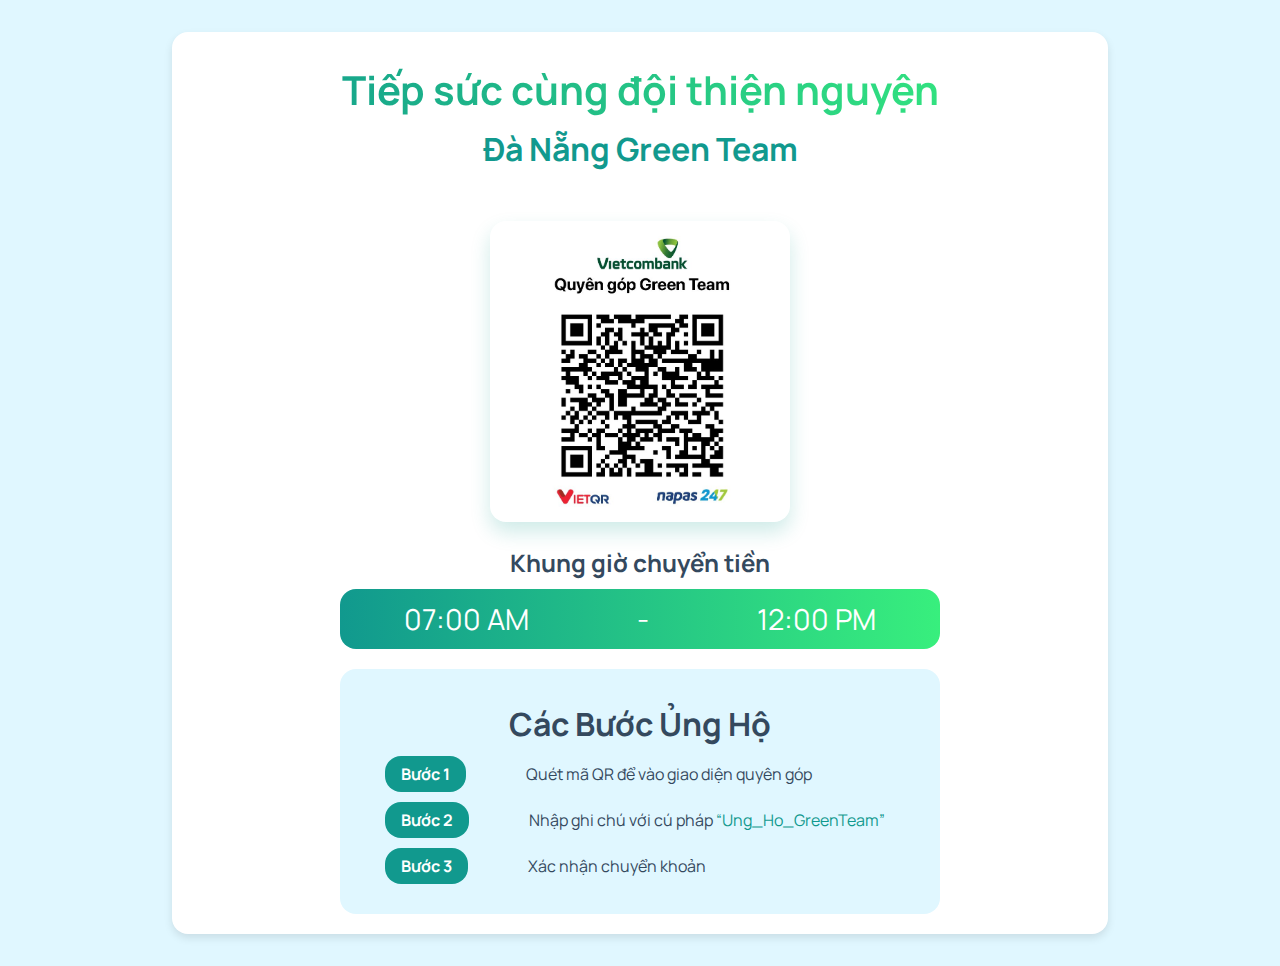
<file: upload_2/dnt_Nap.html>
<!DOCTYPE html>
<html lang="vi">
  <head>
    <meta charset="UTF-8" />
    <meta name="viewport" content="width=device-width, initial-scale=1.0" />
    <title>Quyên Góp</title>
    <link rel="stylesheet" href="./css/donation_nap.css" />
  </head>
  <body>
    <div class="dnt-container">
      <div class="dnt-header">
        <h1 class="dnt-H1">Tiếp sức cùng đội thiện nguyện</h1>
        <h2 class="dnt-H2">Đà Nẵng Green Team</h2>
      </div>
      <div class="dnt-content">
        <div class="dnt-left">
          <div class="dnt-qr-container">
            <img class="dnt-qr" src="./imag/qr money.jpg" alt="QR Code" />
          </div>
        </div>
        <div class="dnt-right">
          <div class="dnt-timeOn">
            <h3>Khung giờ chuyển tiền</h3>
            <div class="dnt-time">
              <span class="dnt-time-hour">07:00 AM</span>
              <span class="dnt-time-hour">-</span>
              <span class="dnt-time-hour">12:00 PM</span>
            </div>
          </div>
          <div class="dnt-steps">
            <h3>Các Bước Ủng Hộ</h3>
            <div class="dnt-step">
              <span class="dnt-step-number">Bước 1</span>
              <span class="dnt-step-description"
                >Quét mã QR để vào giao diện quyên góp</span
              >
            </div>
            <div class="dnt-step">
              <span class="dnt-step-number">Bước 2</span>
              <span class="dnt-step-description">
                Nhập ghi chú với cú pháp
                <span class="dnt-highlight">“Ung_Ho_GreenTeam”</span>
              </span>
            </div>
            <div class="dnt-step">
              <span class="dnt-step-number">Bước 3</span>
              <span class="dnt-step-description">Xác nhận chuyển khoản</span>
            </div>
          </div>
        </div>
      </div>
    </div>
  </body>
</html>
</file>
<file: upload_2/css/donation_nap.css>
@import url("https://fonts.googleapis.com/css2?family=Manrope:wght@200..800&display=swap");

body {
  margin: 0;
  padding: 0;
  font-family: "Manrope", sans-serif; /* Font mới */
  background-color: #e0f7ff; /* Màu nền nhẹ nhàng */
  color: #333; /* Màu chữ chính */
}

.dnt-container {
  width: 70%;
  max-width: 1200px;
  margin: 2rem auto;
  padding: 20px;
  background-color: #ffffff; /* Lớp trong cùng */
  border-radius: 1rem;
  box-shadow: 0 4px 8px rgba(0, 0, 0, 0.1); /* Bóng nhẹ */
}

.dnt-header {
  text-align: center;
}

.dnt-header h1 {
  font-size: 2.5em;
  margin: 10px 0;
  background: linear-gradient(to right, #11998e, #38ef7d); /* Gradient mới */
  -webkit-background-clip: text;
  background-clip: text;
  color: transparent;
}

.dnt-header h2 {
  font-size: 2em;
  margin: 10px 0;
  color: #11998e; /* Màu từ gradient mới */
}

.dnt-content {
  display: flex;
  flex-wrap: wrap;
  justify-content: space-between;
  margin-top: 20px;
}

.dnt-left {
  display: flex;
  justify-content: center;
  align-items: center;
  width: 100%;
  max-width: 300px;
  padding-top: 30px;
}

.dnt-qr-container {
  background-color: #ffffff; /* Màu nền trắng cho QR container */
  width: 100%;
  height: 90%;
  object-fit: cover;
  border-radius: 1rem;
  box-shadow: 0 10px 20px rgba(17, 153, 142, 0.2); /* Bóng màu xanh nhẹ */
  padding: 15px;
}

.dnt-qr {
  width: 100%;
  height: 100%;
  object-fit: cover;
  border-radius: 1rem; /* Bo góc QR */
}

.dnt-right {
  width: 100%;
  max-width: 600px;
}

.dnt-timeOn {
  text-align: center;
}

.dnt-timeOn h3 {
  font-size: 1.5em;
  margin-bottom: 10px;
  color: #34495e; /* Màu chữ đậm */
}

.dnt-time {
  background: linear-gradient(to right, #11998e, #38ef7d); /* Gradient mới */
  color: #ffffff; /* Màu chữ trắng */
  padding: 10px;
  border-radius: 1rem;
  display: flex;
  justify-content: space-around;
  margin-bottom: 20px;
}

.dnt-time-hour {
  font-size: 1.8em;
}

.dnt-steps {
  background-color: #e0f7ff; /* Màu nền pastel nhẹ tông xanh nhạt */
  padding: 20px;
  border-radius: 1rem;
  padding-top: 1px;
}

.dnt-steps h3 {
  text-align: center;
  margin-bottom: 10px;
  color: #34495e; /* Màu chữ đậm */
  font-size: 2em;
}

.dnt-step {
  display: flex;
  justify-content: flex-start; /* Căn trái các bước */
  margin-bottom: 10px;
  padding-left: 25px;
}

.dnt-step-number {
  background-color: #11998e; /* Màu từ gradient mới */
  color: #ffffff; /* Màu chữ trắng */
  padding: 7px 16px;
  border-radius: 1rem;
  font-weight: bold;
}
.dnt-step-description {
  align-self: center;
  color: #34495e; /* Màu chữ đậm */
  margin-left: 60px; /* Tạo khoảng cách giữa số thứ tự và nội dung */
}
.dnt-highlight {
  color: #11998e; /* Màu từ gradient mới */
}
@media (max-width: 1286.02px) {
  .dnt-content {
    justify-content: center;
    text-align: center;
  }
}
@media (max-width: 768.02px) {
  .dnt-content {
    flex-direction: column;
    align-items: center;
  }
  .dnt-step-description {
    margin-left: 0;
  }
  .dnt-step-description {
    align-self: unset;
  }
  .dnt-right {
    width: 100%;
  }

  .dnt-time {
    flex-direction: column;
  }

  .dnt-step {
    flex-direction: column;
    align-items: flex-start;
  }

  .dnt-step-number,
  .dnt-step-description {
    margin-bottom: 10px;
  }
}
@media (max-width: 440px) {
  .dnt-step-description {
    margin-left: 0;
  }
}
</file>
